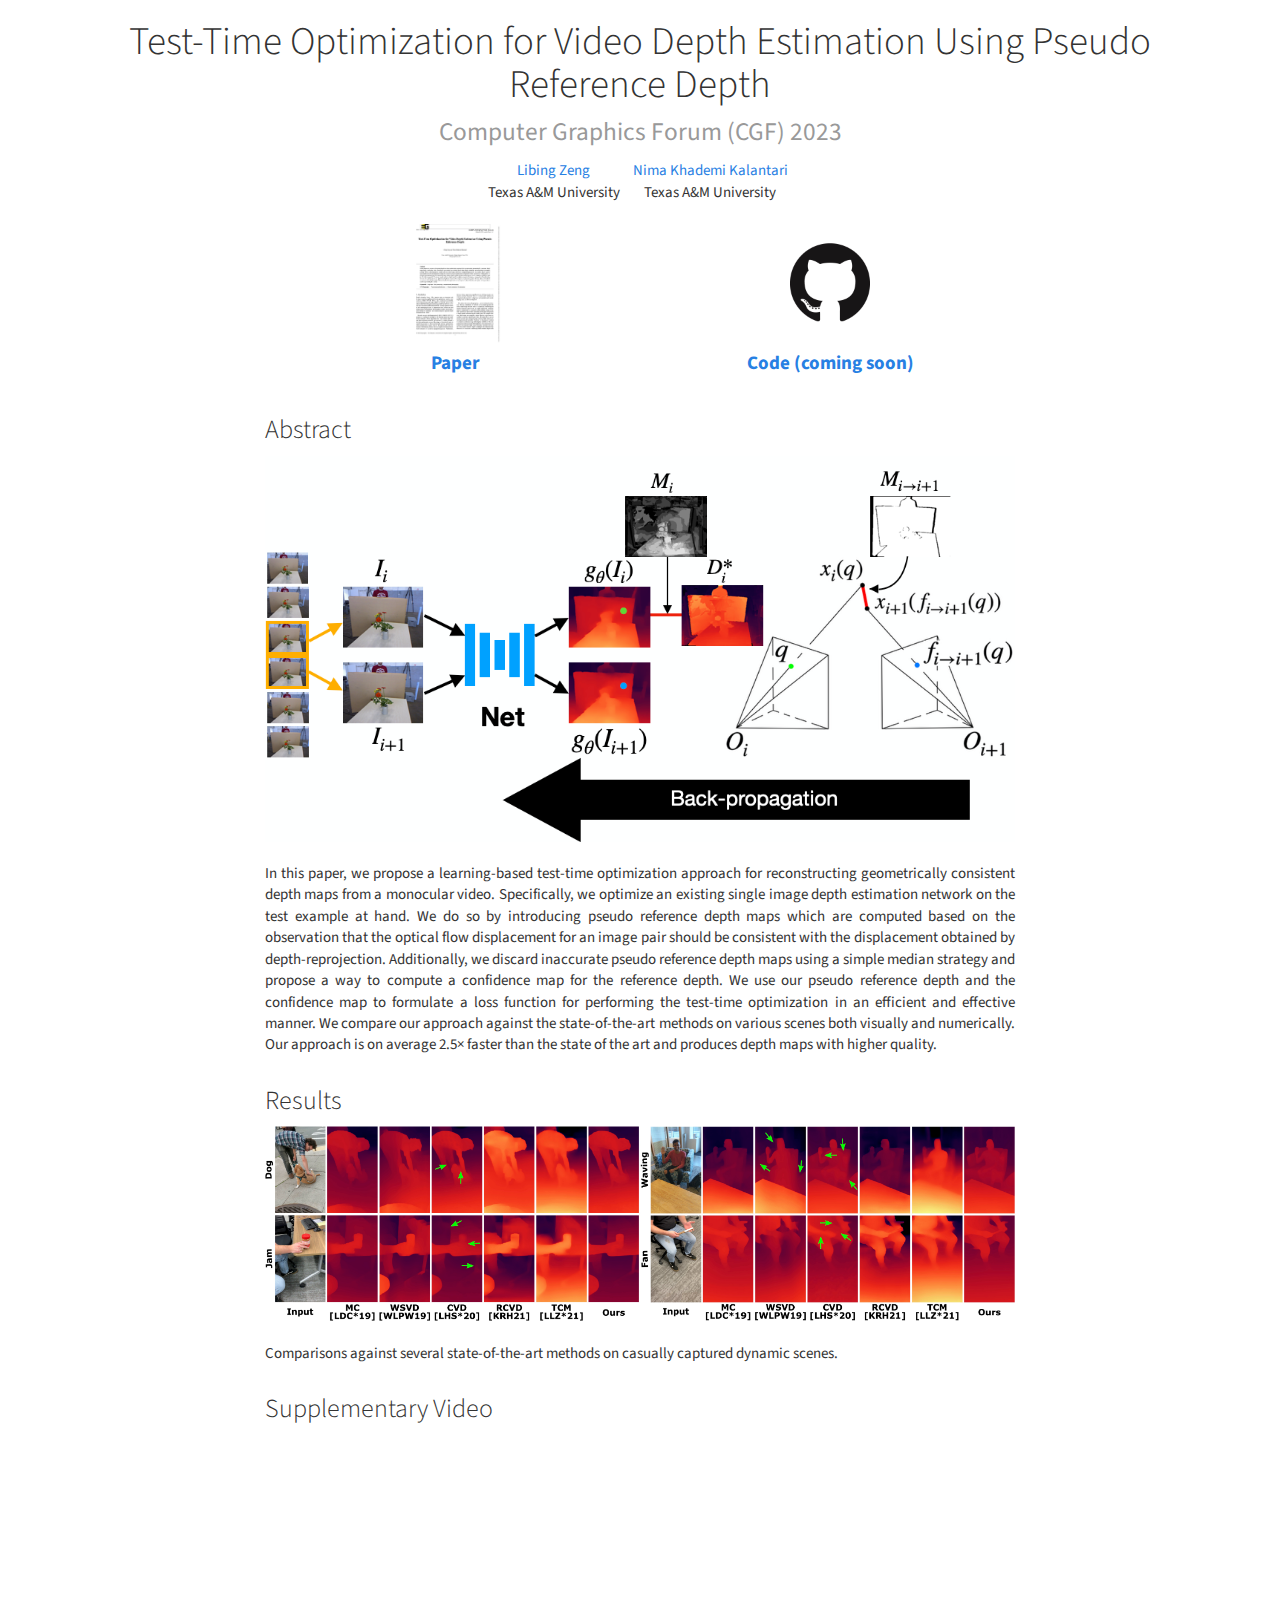
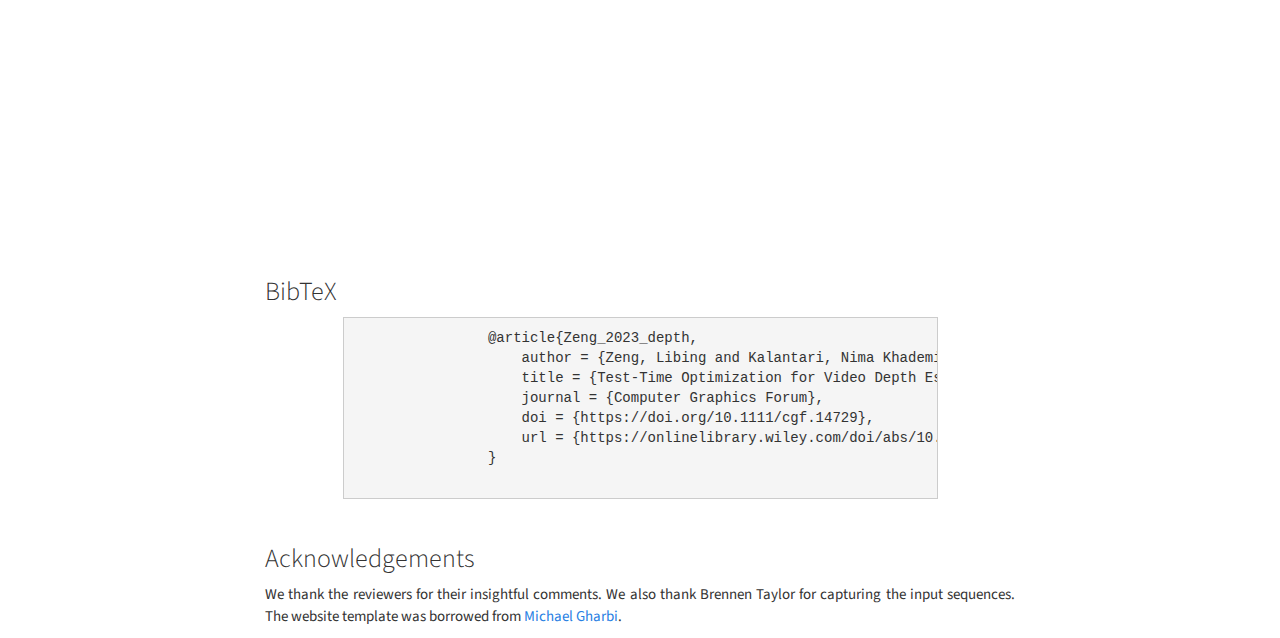
<file: projects/depth.html>
<!DOCTYPE html>
<!-- saved from url=(0074)https://people.engr.tamu.edu/nimak/Papers/SIGAsia2022_LookAhead/index.html -->
<html><head lang="en"><meta http-equiv="Content-Type" content="text/html; charset=UTF-8">
    
    <meta http-equiv="x-ua-compatible" content="ie=edge">

    <title>Test-Time Optimization for Video Depth Estimation Using Pseudo Reference Depth</title>

    <meta name="description" content="">
    <meta name="viewport" content="width=device-width, initial-scale=1">

    <!-- <base href="/"> -->

<!--     <link rel="apple-touch-icon" href="apple-touch-icon.png"> -->
  <!-- <link rel="icon" type="image/jpg" href="depth/depth_icon.jpg"> -->
  <link rel="shortcut icon" HREF="index/favicon.ico">
  <!-- Place favicon.ico in the root directory -->

    <link rel="stylesheet" href="./depth/bootstrap.min.css">
    <link rel="stylesheet" href="./depth/font-awesome.min.css">
    <link rel="stylesheet" href="./depth/codemirror.min.css">
    <link rel="stylesheet" href="./depth/app.css">

    <link rel="stylesheet" href="./depth/bootstrap.min(1).css">
    
    <!-- Global site tag (gtag.js) - Google Analytics -->
    <script type="text/javascript" async="" src="./depth/analytics.js"></script><script async="" src="./depth/js"></script>
    <script>
      window.dataLayer = window.dataLayer || [];
      function gtag(){dataLayer.push(arguments);}
      gtag('js', new Date());

      gtag('config', 'UA-110862391-3');
    </script>

    <script src="./depth/jquery.min.js"></script>
    <script src="./depth/bootstrap.min.js"></script>
    <script src="./depth/codemirror.min.js"></script>
    <script src="./depth/clipboard.min.js"></script>
    
    <script src="./depth/app.js"></script>
</head>

<body>
    <div class="container" id="main">
        <div class="row">
            <h1 class="col-md-12 text-center">
                Test-Time Optimization for Video Depth Estimation Using Pseudo Reference Depth<br>
                <small>
                    Computer Graphics Forum (CGF) 2023
                </small>
            </h1>
        </div>
        <div class="row">
            <div class="col-md-12 text-center">
                <ul class="list-inline">

                    <li>
                        <a href="https://libingzeng.github.io/">
                          Libing Zeng
                        </a>
                        <br>Texas A&amp;M University
                    </li>


                    <li>
                        <a href="http://faculty.cs.tamu.edu/nimak/">
                          Nima Khademi Kalantari
                        </a>
                        <br>Texas A&amp;M University
                    </li>
                    
                </ul>
            </div>
        </div>


        <div class="row">
                <div class="col-md-8 col-md-offset-2 text-center">
                    <ul class="nav nav-pills nav-justified">
                        <li>
                            <a href="./depth/depth_cgf.pdf">
                            <img src="./depth/paper_icon.JPG" height="120px"><br>
                                <h4><strong>Paper</strong></h4>
                            </a>
                        </li>
                        <li>
                            <a href="">
                            <img src="./depth/github_pad.png" height="120px"><br>
                                <h4><strong> Code (coming soon) <br></strong></h4>
                            </a>
                        </li>
                    </ul>
                </div>
        </div>


            
        <div class="row">
            <div class="col-md-8 col-md-offset-2">
                <h3>
                    Abstract
                </h3>
                <img src="./depth/overview.png" class="img-responsive" alt="overview"><br>
                <p class="text-justify">
                    In this paper, we propose a learning-based test-time optimization approach 
                    for reconstructing geometrically consistent depth maps from a monocular video. 
                    Specifically, we optimize an existing single image depth estimation network 
                    on the test example at hand. We do so by introducing pseudo reference depth 
                    maps which are computed based on the observation that the optical flow displacement 
                    for an image pair should be consistent with the displacement obtained by depth-reprojection. 
                    Additionally, we discard inaccurate pseudo reference depth maps using a simple median strategy 
                    and propose a way to compute a confidence map for the reference depth. 
                    We use our pseudo reference depth and the confidence map to formulate a loss function 
                    for performing the test-time optimization in an efficient and effective manner. 
                    We compare our approach against the state-of-the-art methods on various scenes both visually and numerically. 
                    Our approach is on average 2.5× faster than the state of the art and produces depth maps with higher quality.
                </p>
            </div>
        </div>



            
        <div class="row">
            <div class="col-md-8 col-md-offset-2">
                <h3>
                    Results
                </h3>
                <img src="./depth/results.jpg" class="img-responsive" alt="results"><br>
                <p class="text-justify">
                    Comparisons against several state-of-the-art methods on casually captured dynamic scenes.
                </p>
            </div>
        </div>




        <div class="row">
            <div class="col-md-8 col-md-offset-2">
                <h3>
                    Supplementary Video
                </h3>
                <div class="text-center">
                    <div style="position:relative;">
                        <iframe align="center" width="100%" height="422" src="https://www.youtube.com/embed/v8KaUKTOgm8" frameborder="0" allow="accelerometer; autoplay; clipboard-write; encrypted-media; gyroscope; picture-in-picture; web-share" allowfullscreen></iframe>                    </div>
                </div>
            </div>
        </div>



        <div class="row">
            <div class="col-md-8 col-md-offset-2">
                <h3>
                    BibTeX
                </h3>
                <div class="form-group col-md-10 col-md-offset-1">
                <pre>
                @article{Zeng_2023_depth,
                    author = {Zeng, Libing and Kalantari, Nima Khademi},
                    title = {Test-Time Optimization for Video Depth Estimation Using Pseudo Reference Depth},
                    journal = {Computer Graphics Forum},
                    doi = {https://doi.org/10.1111/cgf.14729},
                    url = {https://onlinelibrary.wiley.com/doi/abs/10.1111/cgf.14729},
                }
                </pre>
                </div>
            </div>
        </div>



        <div class="row">
            <div class="col-md-8 col-md-offset-2">
                <h3>
                    Acknowledgements
                </h3>
                <p class="text-justify">
                    We thank the reviewers for their insightful comments. 
                    We also thank Brennen Taylor for capturing the input sequences. 
                    The website template was borrowed from <a href="http://mgharbi.com/">Michael Gharbi</a>.
                </p>
            </div>
        </div>
    </div>

</body></html>
</file>
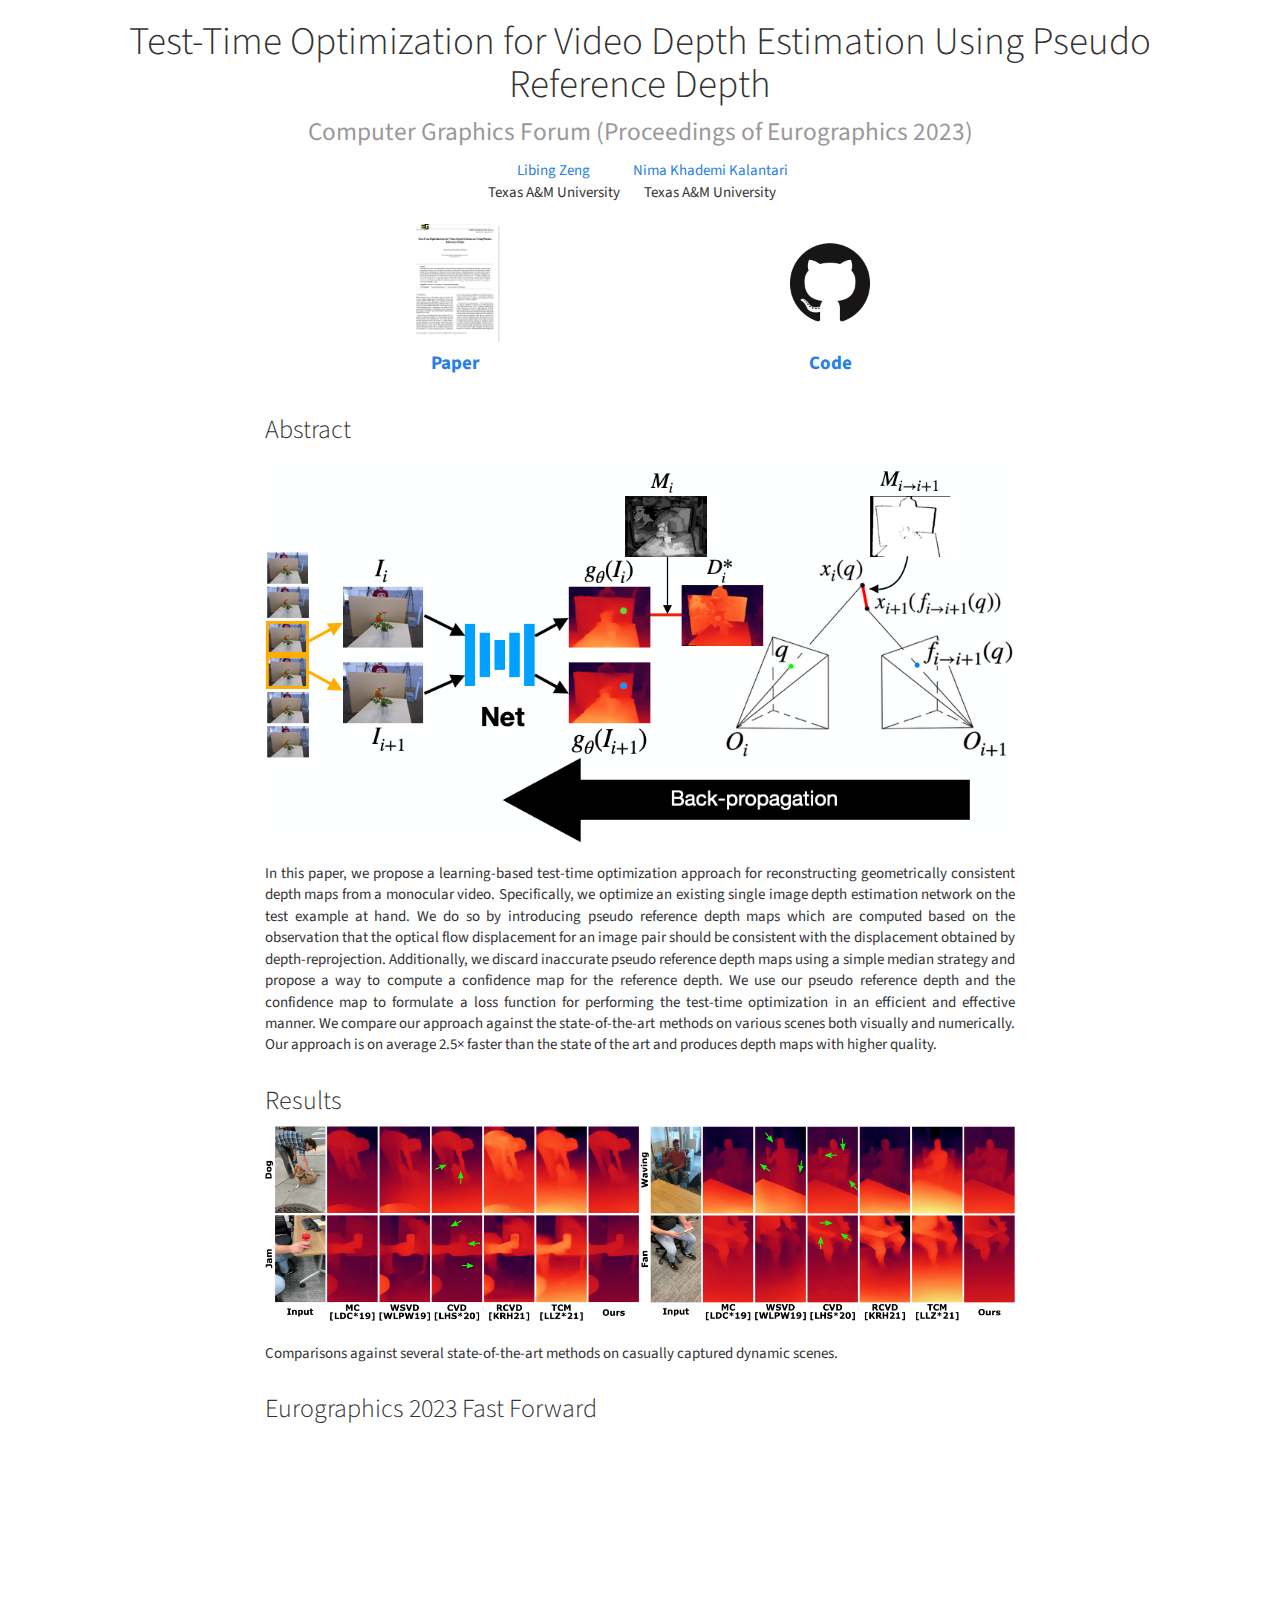
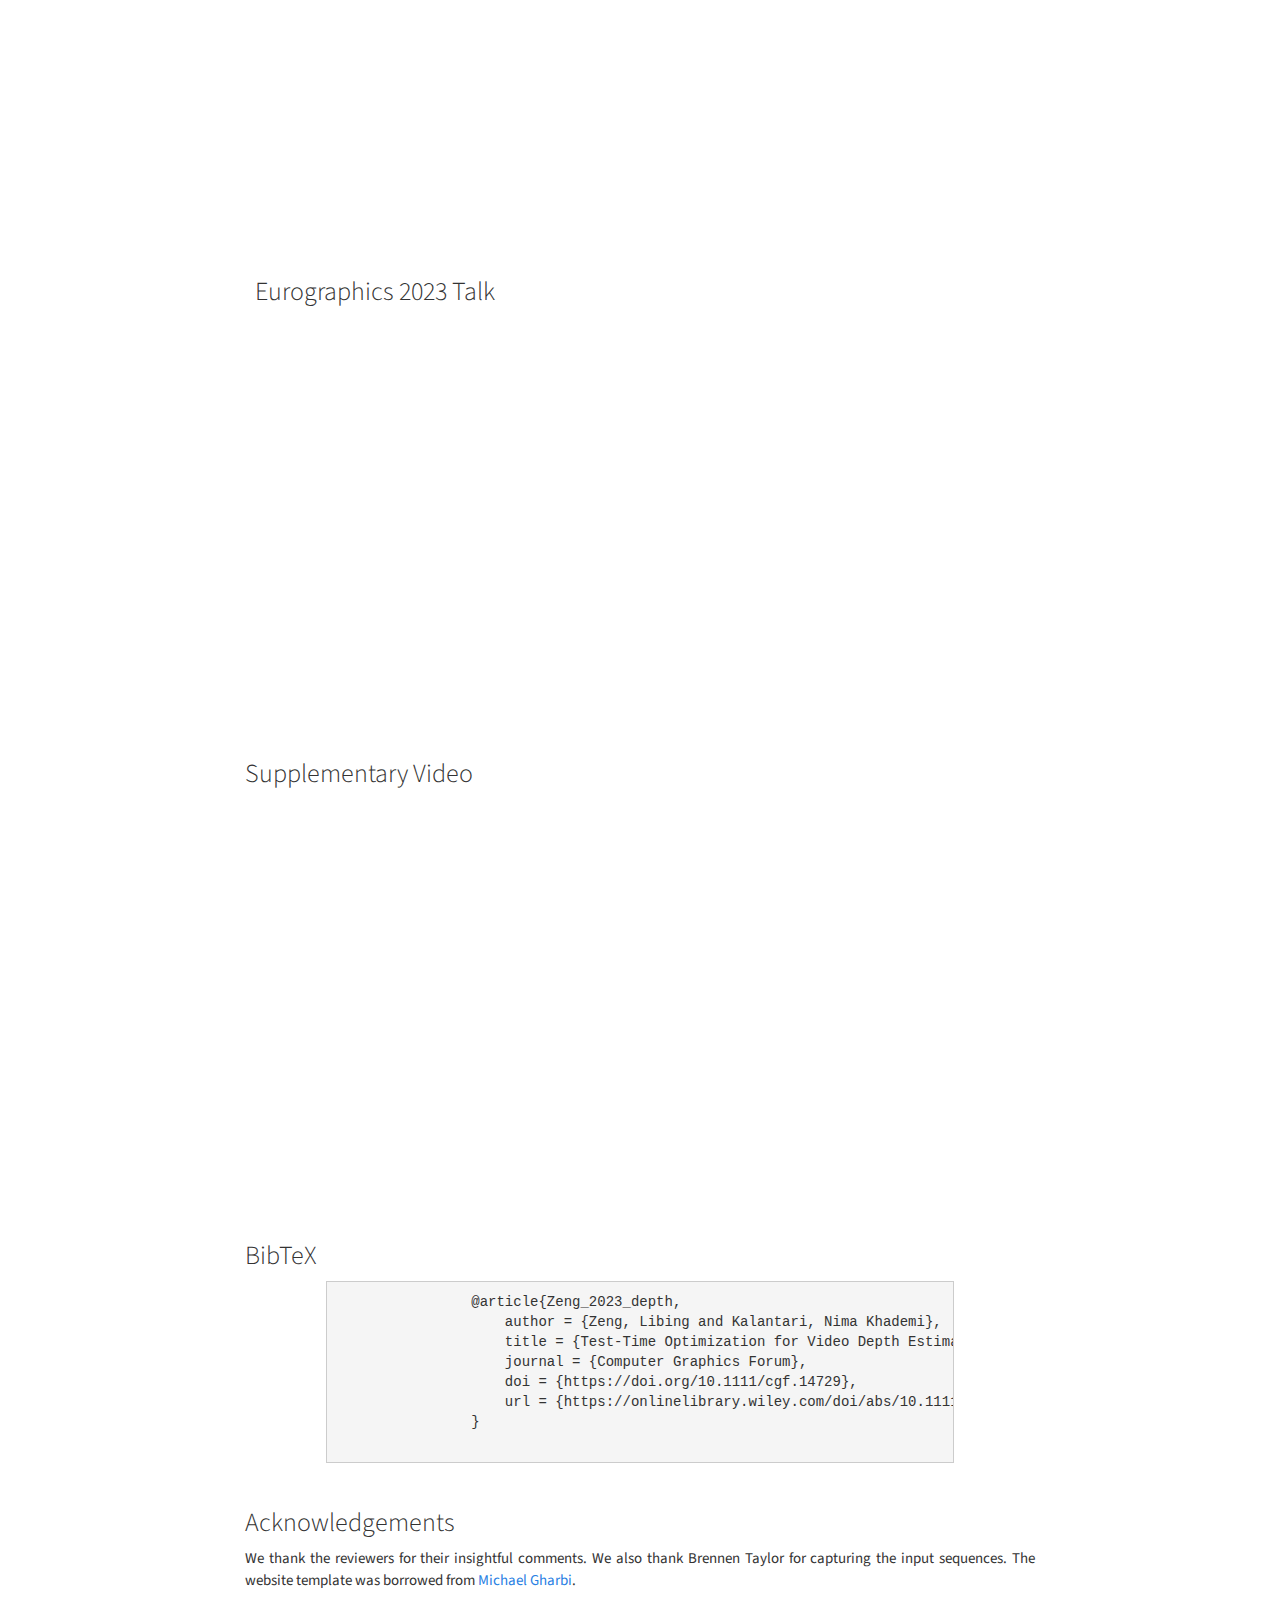
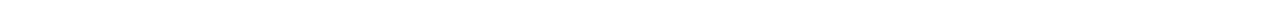
<file: projects/depth/depth.html>
<!DOCTYPE html>
<!-- saved from url=(0074)https://people.engr.tamu.edu/nimak/Papers/SIGAsia2022_LookAhead/index.html -->
<html><head lang="en"><meta http-equiv="Content-Type" content="text/html; charset=UTF-8">
    
    <meta http-equiv="x-ua-compatible" content="ie=edge">

    <title>Test-Time Optimization for Video Depth Estimation Using Pseudo Reference Depth</title>

    <meta name="description" content="">
    <meta name="viewport" content="width=device-width, initial-scale=1">

    <!-- <base href="/"> -->

<!--     <link rel="apple-touch-icon" href="apple-touch-icon.png"> -->
  <!-- <link rel="icon" type="image/jpg" href="depth/depth_icon.jpg"> -->
  <link rel="shortcut icon" HREF="depth/favicon.ico">
  <!-- Place favicon.ico in the root directory -->

    <link rel="stylesheet" href="./depth/bootstrap.min.css">
    <link rel="stylesheet" href="./depth/font-awesome.min.css">
    <link rel="stylesheet" href="./depth/codemirror.min.css">
    <link rel="stylesheet" href="./depth/app.css">

    <link rel="stylesheet" href="./depth/bootstrap.min(1).css">
    
    <!-- Global site tag (gtag.js) - Google Analytics -->
    <script type="text/javascript" async="" src="./depth/analytics.js"></script><script async="" src="./depth/js"></script>
    <script>
      window.dataLayer = window.dataLayer || [];
      function gtag(){dataLayer.push(arguments);}
      gtag('js', new Date());

      gtag('config', 'UA-110862391-3');
    </script>

    <script src="./depth/jquery.min.js"></script>
    <script src="./depth/bootstrap.min.js"></script>
    <script src="./depth/codemirror.min.js"></script>
    <script src="./depth/clipboard.min.js"></script>
    
    <script src="./depth/app.js"></script>
</head>

<body>
    <div class="container" id="main">
        <div class="row">
            <h1 class="col-md-12 text-center">
                Test-Time Optimization for Video Depth Estimation Using Pseudo Reference Depth<br>
                <small>
                    Computer Graphics Forum (Proceedings of Eurographics 2023)
                </small>
            </h1>
        </div>
        <div class="row">
            <div class="col-md-12 text-center">
                <ul class="list-inline">

                    <li>
                        <a href="https://libingzeng.github.io/">
                          Libing Zeng
                        </a>
                        <br>Texas A&amp;M University
                    </li>


                    <li>
                        <a href="http://faculty.cs.tamu.edu/nimak/">
                          Nima Khademi Kalantari
                        </a>
                        <br>Texas A&amp;M University
                    </li>
                    
                </ul>
            </div>
        </div>


        <div class="row">
                <div class="col-md-8 col-md-offset-2 text-center">
                    <ul class="nav nav-pills nav-justified">
                        <li>
                            <a href="./depth/depth_cgf.pdf">
                            <img src="./depth/paper_icon.JPG" height="120px"><br>
                                <h4><strong>Paper</strong></h4>
                            </a>
                        </li>
                        <li>
                            <a href="https://github.com/libingzeng/video_depth">
                            <img src="./depth/github_pad.png" height="120px"><br>
                                <h4><strong> Code <br></strong></h4>
                            </a>
                        </li>
                    </ul>
                </div>
        </div>


            
        <div class="row">
            <div class="col-md-8 col-md-offset-2">
                <h3>
                    Abstract
                </h3>
                <img src="./depth/overview.png" class="img-responsive" alt="overview"><br>
                <p class="text-justify">
                    In this paper, we propose a learning-based test-time optimization approach 
                    for reconstructing geometrically consistent depth maps from a monocular video. 
                    Specifically, we optimize an existing single image depth estimation network 
                    on the test example at hand. We do so by introducing pseudo reference depth 
                    maps which are computed based on the observation that the optical flow displacement 
                    for an image pair should be consistent with the displacement obtained by depth-reprojection. 
                    Additionally, we discard inaccurate pseudo reference depth maps using a simple median strategy 
                    and propose a way to compute a confidence map for the reference depth. 
                    We use our pseudo reference depth and the confidence map to formulate a loss function 
                    for performing the test-time optimization in an efficient and effective manner. 
                    We compare our approach against the state-of-the-art methods on various scenes both visually and numerically. 
                    Our approach is on average 2.5× faster than the state of the art and produces depth maps with higher quality.
                </p>
            </div>
        </div>



            
        <div class="row">
            <div class="col-md-8 col-md-offset-2">
                <h3>
                    Results
                </h3>
                <img src="./depth/results.jpg" class="img-responsive" alt="results"><br>
                <p class="text-justify">
                    Comparisons against several state-of-the-art methods on casually captured dynamic scenes.
                </p>
            </div>
        </div>


        <div class="row">
            <div class="col-md-8 col-md-offset-2">
                <h3>
                    Eurographics 2023 Fast Forward
                </h3>
                <div class="text-center">
                    <div style="position:relative;">
                        <iframe align="center" width="100%" height="422" src="https://www.youtube.com/embed/9A7l-Bs4lIw" title="YouTube video player" frameborder="0" allow="accelerometer; autoplay; clipboard-write; encrypted-media; gyroscope; picture-in-picture; web-share" allowfullscreen></iframe>                </div>
            </div>
        </div>


        <div class="row">
            <div class="col-md-8 col-md-offset-2">
                <h3>
                    Eurographics 2023 Talk
                </h3>
                <div class="text-center">
                    <div style="position:relative;">
                        <iframe align="center" width="100%" height="422" src="https://www.youtube.com/embed/sEe-VU8Irx4" title="YouTube video player" frameborder="0" allow="accelerometer; autoplay; clipboard-write; encrypted-media; gyroscope; picture-in-picture; web-share" allowfullscreen></iframe>                </div>
            </div>
        </div>


        <div class="row">
            <div class="col-md-8 col-md-offset-2">
                <h3>
                    Supplementary Video
                </h3>
                <div class="text-center">
                    <div style="position:relative;">
                        <iframe align="center" width="100%" height="422" src="https://www.youtube.com/embed/v8KaUKTOgm8" frameborder="0" allow="accelerometer; autoplay; clipboard-write; encrypted-media; gyroscope; picture-in-picture; web-share" allowfullscreen></iframe>                    </div>
                </div>
            </div>
        </div>



        <div class="row">
            <div class="col-md-8 col-md-offset-2">
                <h3>
                    BibTeX
                </h3>
                <div class="form-group col-md-10 col-md-offset-1">
                <pre>
                @article{Zeng_2023_depth,
                    author = {Zeng, Libing and Kalantari, Nima Khademi},
                    title = {Test-Time Optimization for Video Depth Estimation Using Pseudo Reference Depth},
                    journal = {Computer Graphics Forum},
                    doi = {https://doi.org/10.1111/cgf.14729},
                    url = {https://onlinelibrary.wiley.com/doi/abs/10.1111/cgf.14729},
                }
                </pre>
                </div>
            </div>
        </div>


        <div class="row">
            <div class="col-md-8 col-md-offset-2">
                <h3>
                    Acknowledgements
                </h3>
                <p class="text-justify">
                    We thank the reviewers for their insightful comments. 
                    We also thank Brennen Taylor for capturing the input sequences. 
                    The website template was borrowed from <a href="http://mgharbi.com/">Michael Gharbi</a>.
                </p>
            </div>
        </div>
    </div>

</body></html>
</file>
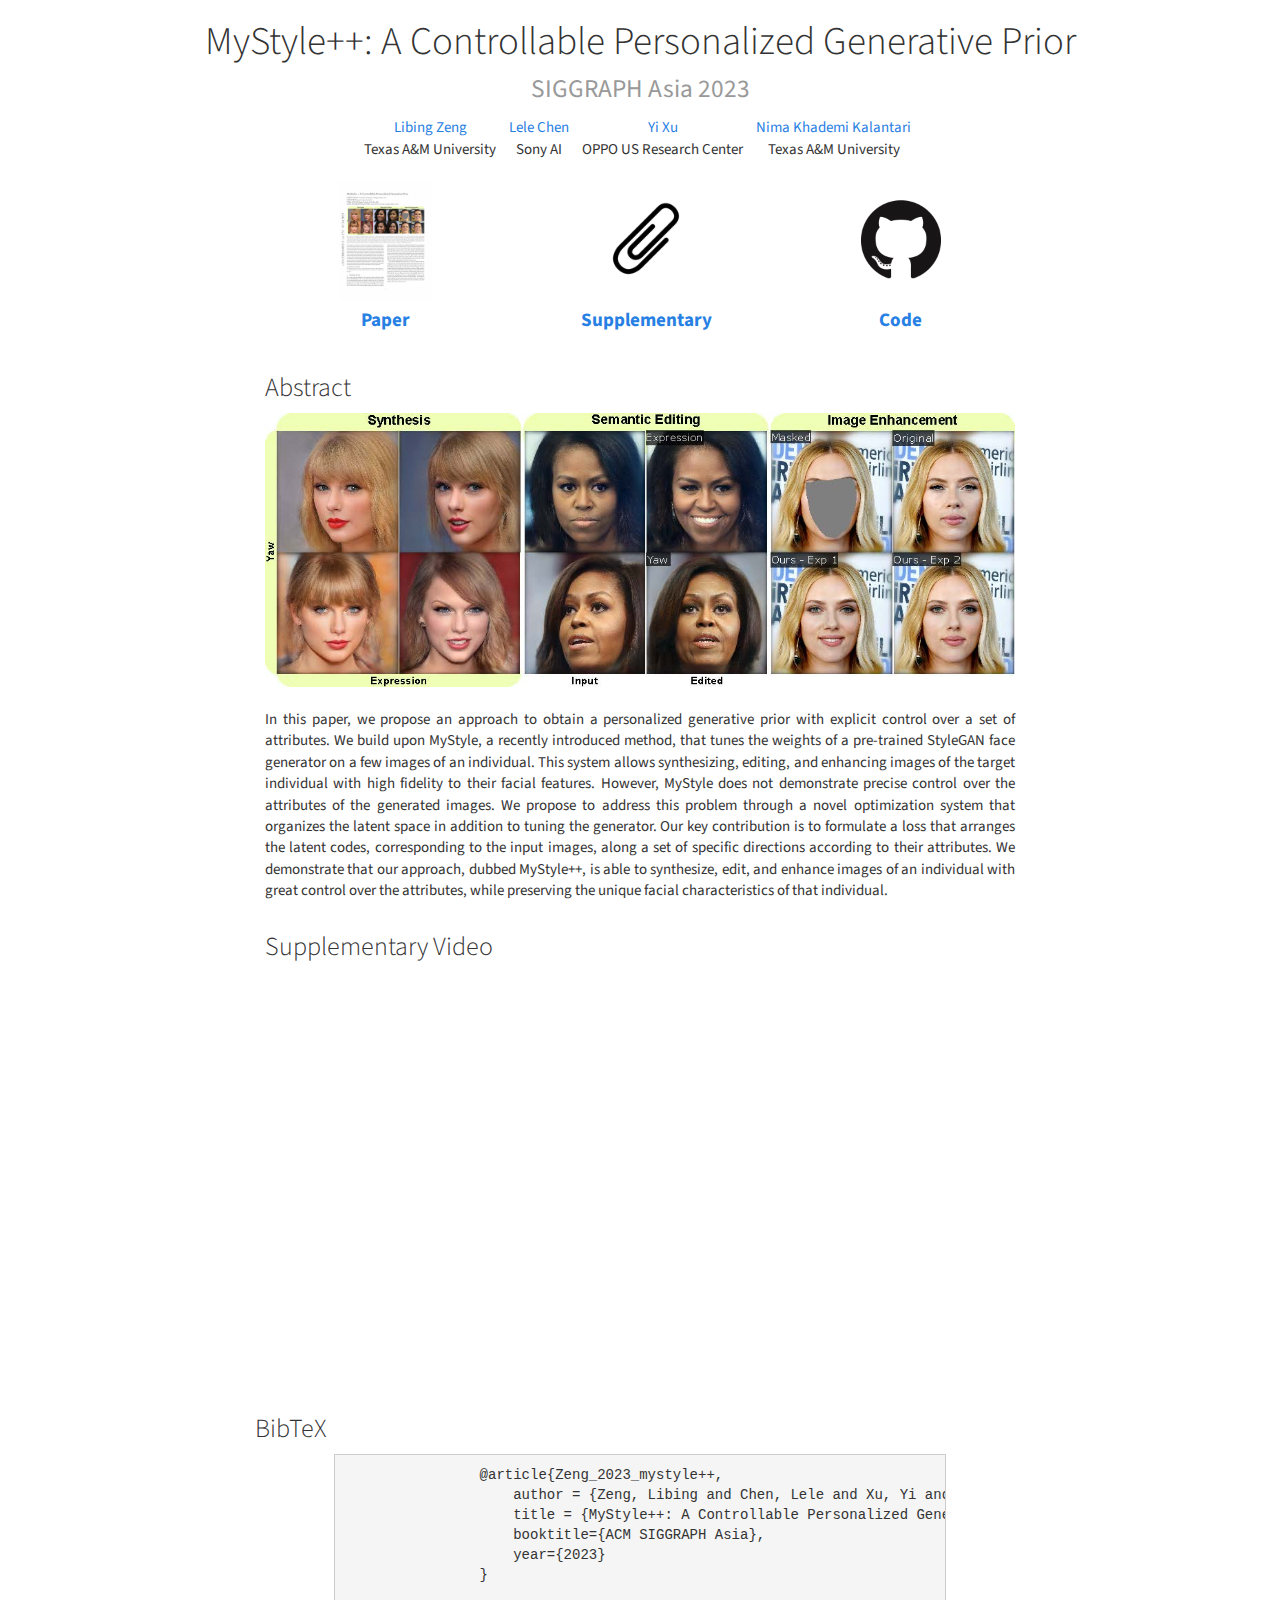
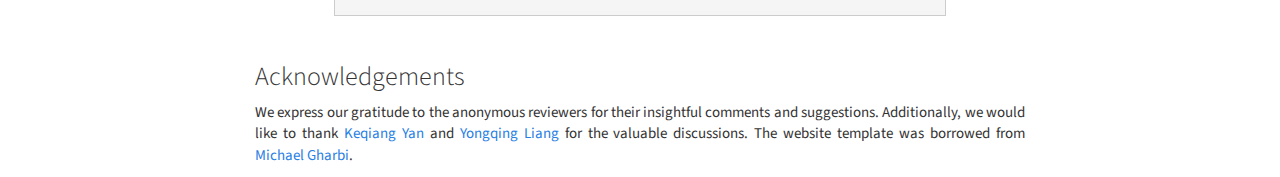
<file: projects/mystyle++/mystyle++.html>
<!DOCTYPE html>
<!-- saved from url=(0074)https://people.engr.tamu.edu/nimak/Papers/SIGAsia2022_LookAhead/index.html -->
<html><head lang="en"><meta http-equiv="Content-Type" content="text/html; charset=UTF-8">
    
    <meta http-equiv="x-ua-compatible" content="ie=edge">

    <title>MyStyle++: A Controllable Personalized Generative Prior</title>

    <meta name="description" content="">
    <meta name="viewport" content="width=device-width, initial-scale=1">

    <!-- <base href="/"> -->

<!--     <link rel="apple-touch-icon" href="apple-touch-icon.png"> -->
  <!-- <link rel="icon" type="image/jpg" href="depth/depth_icon.jpg"> -->
  <link rel="shortcut icon" HREF="mystyle++/favicon.ico">
  <!-- Place favicon.ico in the root directory -->

    <link rel="stylesheet" href="./mystyle++/bootstrap.min.css">
    <link rel="stylesheet" href="./mystyle++/font-awesome.min.css">
    <link rel="stylesheet" href="./mystyle++/codemirror.min.css">
    <link rel="stylesheet" href="./mystyle++/app.css">

    <link rel="stylesheet" href="./mystyle++/bootstrap.min(1).css">
    
    <!-- Global site tag (gtag.js) - Google Analytics -->
    <script type="text/javascript" async="" src="./mystyle++/analytics.js"></script><script async="" src="./mystyle++/js"></script>
    <script>
      window.dataLayer = window.dataLayer || [];
      function gtag(){dataLayer.push(arguments);}
      gtag('js', new Date());

      gtag('config', 'UA-110862391-3');
    </script>

    <script src="./mystyle++/jquery.min.js"></script>
    <script src="./mystyle++/bootstrap.min.js"></script>
    <script src="./mystyle++/codemirror.min.js"></script>
    <script src="./mystyle++/clipboard.min.js"></script>
    
    <script src="./mystyle++/app.js"></script>
</head>

<body>
    <div class="container" id="main">
        <div class="row">
            <h1 class="col-md-12 text-center">
                MyStyle++: A Controllable Personalized Generative Prior<br>
                <small>
                    SIGGRAPH Asia 2023
                </small>
            </h1>
        </div>
        <div class="row">
            <div class="col-md-12 text-center">
                <ul class="list-inline">

                    <li>
                        <a href="https://libingzeng.github.io/">
                          Libing Zeng
                        </a>
                        <br>Texas A&amp;M University
                    </li>

                    <li>
                        <a href="https://lelechen63.github.io/">
                          Lele Chen
                        </a>
                        <br>Sony AI
                    </li>

                    <li>
                        <a href="https://www.linkedin.com/in/yi-xu-42654823/">
                          Yi Xu
                        </a>
                        <br>OPPO US Research Center
                    </li>

                    <li>
                        <a href="http://faculty.cs.tamu.edu/nimak/">
                          Nima Khademi Kalantari
                        </a>
                        <br>Texas A&amp;M University
                    </li>
                    
                </ul>
            </div>
        </div>


        <div class="row">
                <div class="col-md-8 col-md-offset-2 text-center">
                    <ul class="nav nav-pills nav-justified">
                        <li>
                            <a href="./mystyle++/siggraph_asia_2023_image_generation_final.pdf">
                            <img src="./mystyle++/paper_icon.jpg" height="120px"><br>
                                <h4><strong>Paper</strong></h4>
                            </a>
                        </li>
                        <li>
                            <a href="./mystyle++/siggraph_asia_2023_image_generation_supp_final.pdf">
                            <img src="./mystyle++/paperclip.png" height="120px"><br>
                                <h4><strong>Supplementary</strong></h4>
                            </a>
                        </li>
                        <li>
                            <a href="https://github.com/libingzeng/mystyle_pp">
                            <img src="./mystyle++/github_pad.png" height="120px"><br>
                                <h4><strong> Code <br></strong></h4>
                            </a>
                        </li>
                    </ul>
                </div>
        </div>


            
        <div class="row">
            <div class="col-md-8 col-md-offset-2">
                <h3>
                    Abstract
                </h3>
                <img src="./mystyle++/teaser2.jpg" class="img-responsive" alt="overview"><br>
                <p class="text-justify">
                    In this paper, we propose an approach to obtain a personalized generative prior with explicit control over a set of attributes. 
                    We build upon MyStyle, a recently introduced method, that tunes the weights of a pre-trained StyleGAN face generator on a few images of an individual. 
                    This system allows synthesizing, editing, and enhancing images of the target individual with high fidelity to their facial features. 
                    However, MyStyle does not demonstrate precise control over the attributes of the generated images. 
                    We propose to address this problem through a novel optimization system that organizes the latent space in addition to tuning the generator. 
                    Our key contribution is to formulate a loss that arranges the latent codes, corresponding to the input images, along a set of specific directions according to their attributes. 
                    We demonstrate that our approach, dubbed MyStyle++, is able to synthesize, edit, and enhance images of an individual with great control over the attributes, while preserving the unique facial characteristics of that individual.            
            </div>
        </div>


        <div class="row">
            <div class="col-md-8 col-md-offset-2">
                <h3>
                    Supplementary Video
                </h3>
                <div class="text-center">
                    <div style="position:relative;">
                        <iframe align="center" width="100%" height="422"  src="https://www.youtube.com/embed/ZTHSluz96G4?si=gge_u5cfMffbdAiN" title="YouTube video player" frameborder="0" allow="accelerometer; autoplay; clipboard-write; encrypted-media; gyroscope; picture-in-picture; web-share" allowfullscreen></iframe>
                    </div>
            </div>
        </div>



        <div class="row">
            <div class="col-md-8 col-md-offset-2">
                <h3>
                    BibTeX
                </h3>
                <div class="form-group col-md-10 col-md-offset-1">
                <pre>
                @article{Zeng_2023_mystyle++,
                    author = {Zeng, Libing and Chen, Lele and Xu, Yi and Kalantari, Nima Khademi},
                    title = {MyStyle++: A Controllable Personalized Generative Prior},
                    booktitle={ACM SIGGRAPH Asia},
                    year={2023}
                }
                </pre>
                </div>
            </div>
        </div>



        <div class="row">
            <div class="col-md-8 col-md-offset-2">
                <h3>
                    Acknowledgements
                </h3>
                <p class="text-justify">
                    We express our gratitude to the anonymous reviewers for their insightful comments and suggestions. 
                    Additionally, we would like to thank <a href="https://ykq98.github.io/">Keqiang Yan</a> and <a href="https://lyq.me/scholar">Yongqing Liang</a> for the valuable discussions.
                    The website template was borrowed from <a href="http://mgharbi.com/">Michael Gharbi</a>.
                </p>
            </div>
        </div>
    </div>

</body></html>
</file>
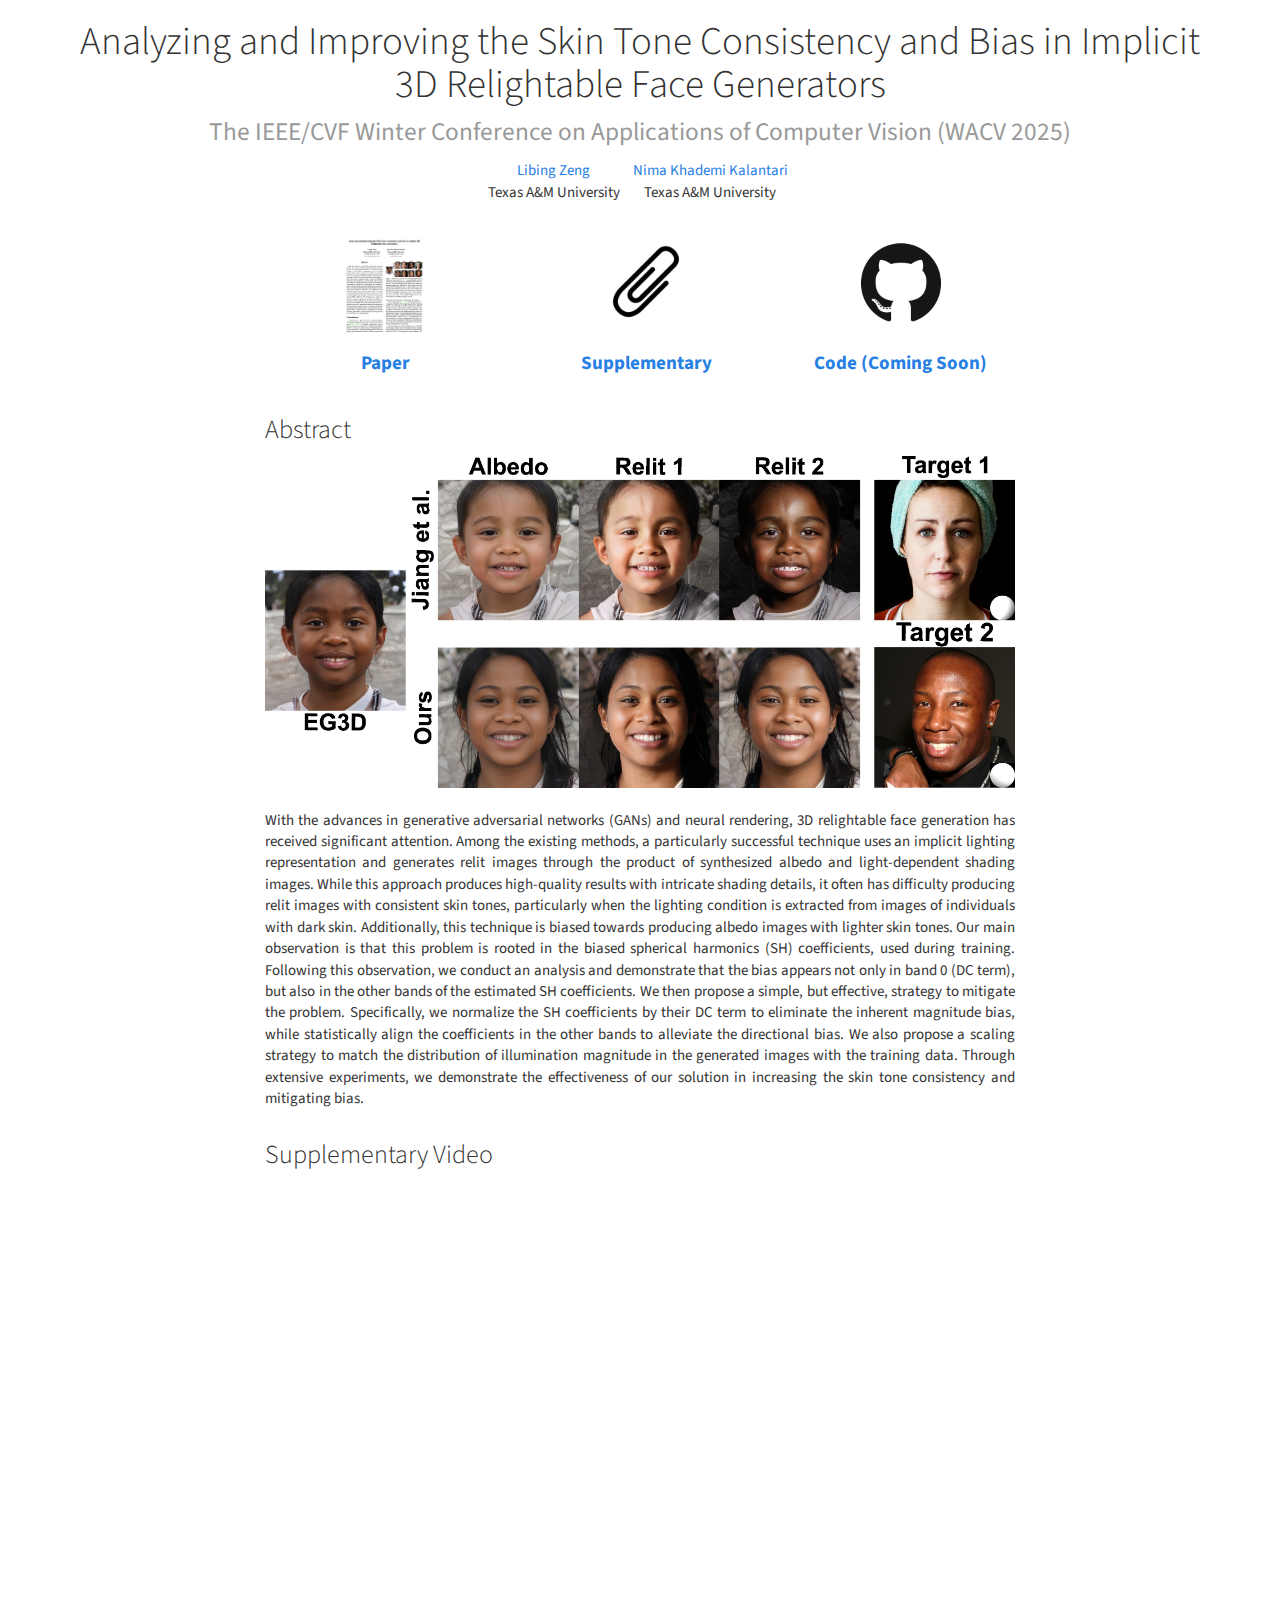
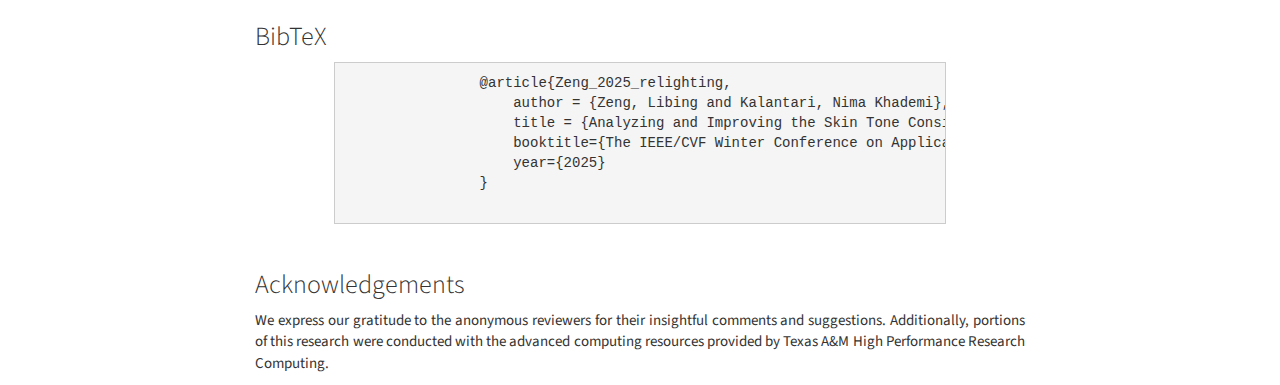
<file: projects/relighting/relighting.html>
<!DOCTYPE html>
<!-- saved from url=(0074)https://people.engr.tamu.edu/nimak/Papers/SIGAsia2022_LookAhead/index.html -->
<html><head lang="en"><meta http-equiv="Content-Type" content="text/html; charset=UTF-8">
    
    <meta http-equiv="x-ua-compatible" content="ie=edge">

    <title>Analyzing and Improving the Skin Tone Consistency and Bias in Implicit 3D Relightable Face Generators</title>

    <meta name="description" content="">
    <meta name="viewport" content="width=device-width, initial-scale=1">

    <!-- <base href="/"> -->

<!--     <link rel="apple-touch-icon" href="apple-touch-icon.png"> -->
  <!-- <link rel="icon" type="image/jpg" href="depth/depth_icon.jpg"> -->
  <link rel="shortcut icon" HREF="relighting/favicon.ico">
  <!-- Place favicon.ico in the root directory -->

    <link rel="stylesheet" href="./relighting/bootstrap.min.css">
    <link rel="stylesheet" href="./relighting/font-awesome.min.css">
    <link rel="stylesheet" href="./relighting/codemirror.min.css">
    <link rel="stylesheet" href="./relighting/app.css">

    <link rel="stylesheet" href="./relighting/bootstrap.min(1).css">
    
    <!-- Global site tag (gtag.js) - Google Analytics -->
    <script type="text/javascript" async="" src="./relighting/analytics.js"></script><script async="" src="./relighting/js"></script>
    <script>
      window.dataLayer = window.dataLayer || [];
      function gtag(){dataLayer.push(arguments);}
      gtag('js', new Date());

      gtag('config', 'UA-110862391-3');
    </script>

    <script src="./relighting/jquery.min.js"></script>
    <script src="./relighting/bootstrap.min.js"></script>
    <script src="./relighting/codemirror.min.js"></script>
    <script src="./relighting/clipboard.min.js"></script>
    
    <script src="./relighting/app.js"></script>
</head>

<body>
    <div class="container" id="main">
        <div class="row">
            <h1 class="col-md-12 text-center">
                Analyzing and Improving the Skin Tone Consistency and Bias in Implicit 3D Relightable Face Generators<br>
                <small>
                    The IEEE/CVF Winter Conference on Applications of Computer Vision (WACV 2025)
                </small>
            </h1>
        </div>
        <div class="row">
            <div class="col-md-12 text-center">
                <ul class="list-inline">

                    <li>
                        <a href="https://libingzeng.github.io/">
                          Libing Zeng
                        </a>
                        <br>Texas A&amp;M University
                    </li>

                    <li>
                        <a href="http://faculty.cs.tamu.edu/nimak/">
                          Nima Khademi Kalantari
                        </a>
                        <br>Texas A&amp;M University
                    </li>
                    
                </ul>
            </div>
        </div>


        <div class="row">
                <div class="col-md-8 col-md-offset-2 text-center">
                    <ul class="nav nav-pills nav-justified">
                        <li>
                            <a href="./relighting/WACV_2025_Face_Relighting_Revision_camera_ready.pdf">
                            <!-- <a href="https://arxiv.org/pdf/2306.04865.pdf"> -->
                            <img src="./relighting/paper_icon.png" height="120px"><br>
                                <h4><strong>Paper</strong></h4>
                            </a>
                        </li>
                        <li>
                            <a href="./relighting/WACV_2025_Face_Relighting_Revision_camera_ready_supp.pdf">
                            <img src="./relighting/paperclip.png" height="120px"><br>
                                <h4><strong>Supplementary</strong></h4>
                            </a>
                        </li>
                        <li>
                            <a href="">
                            <img src="./relighting/github_pad.png" height="120px"><br>
                                <h4><strong> Code (Coming Soon)<br></strong></h4>
                            </a>
                        </li>
                    </ul>
                </div>
        </div>


            
        <div class="row">
            <div class="col-md-8 col-md-offset-2">
                <h3>
                    Abstract
                </h3>
                <img src="./relighting/teaser_v9.jpg" class="img-responsive" alt="overview"><br>
                <p class="text-justify">
                    With the advances in generative adversarial networks (GANs) and neural rendering, 3D relightable face generation has received significant attention. 
                    Among the existing methods, a particularly successful technique uses an implicit lighting representation and generates relit images through the product of synthesized albedo and light-dependent shading images. 
                    While this approach produces high-quality results with intricate shading details, it often has difficulty producing relit images with consistent skin tones, particularly when the lighting condition is extracted from images of individuals with dark skin. 
                    Additionally, this technique is biased towards producing albedo images with lighter skin tones. Our main observation is that this problem is rooted in the biased spherical harmonics (SH) coefficients, used during training. 
                    Following this observation, we conduct an analysis and demonstrate that the bias appears not only in band 0 (DC term), but also in the other bands of the estimated SH coefficients. We then propose a simple, but effective, strategy to mitigate the problem. 
                    Specifically, we normalize the SH coefficients by their DC term to eliminate the inherent magnitude bias, while statistically align the coefficients in the other bands to alleviate the directional bias. We also propose a scaling strategy to match the distribution of illumination magnitude in the generated images with the training data.
                    Through extensive experiments, we demonstrate the effectiveness of our solution in increasing the skin tone consistency and mitigating bias.
                </div>
        </div>


        <div class="row">
            <div class="col-md-8 col-md-offset-2">
                <h3>
                    Supplementary Video
                </h3>
                <div class="text-center">
                    <div style="position:relative;">
                        <iframe align="center" width="100%" height="422"  src="https://www.youtube.com/embed/gs3pP7v5afE?si=7V_zADNXy-CjTRvA" title="YouTube video player" frameborder="0" allow="accelerometer; autoplay; clipboard-write; encrypted-media; gyroscope; picture-in-picture; web-share" referrerpolicy="strict-origin-when-cross-origin" allowfullscreen></iframe>                    </div>
            </div>
        </div>



        <div class="row">
            <div class="col-md-8 col-md-offset-2">
                <h3>
                    BibTeX
                </h3>
                <div class="form-group col-md-10 col-md-offset-1">
                <pre>
                @article{Zeng_2025_relighting,
                    author = {Zeng, Libing and Kalantari, Nima Khademi},
                    title = {Analyzing and Improving the Skin Tone Consistency and Bias in Implicit 3D Relightable Face Generators},
                    booktitle={The IEEE/CVF Winter Conference on Applications of Computer Vision},
                    year={2025}
                }
                </pre>
                </div>
            </div>
        </div>



        <div class="row">
            <div class="col-md-8 col-md-offset-2">
                <h3>
                    Acknowledgements
                </h3>
                <p class="text-justify">
                    We express our gratitude to the anonymous reviewers for their insightful comments and suggestions. 
                    Additionally, portions of this research were conducted with the advanced computing resources provided by Texas A&M High Performance Research Computing.
                </p>
            </div>
        </div>
    </div>

</body></html>
</file>
<file: projects/depth/app.css>
.CodeMirror {
    font-size: .8em;
    height: auto;
}

.CodeMirror-scroll {
    overflow-y: hidden;
    overflow-x: auto;
}

#header_img {
    margin-top: 2em;
    margin-bottom: 1em;
}
</file>
<file: projects/depth/depth/app.css>
.CodeMirror {
    font-size: .8em;
    height: auto;
}

.CodeMirror-scroll {
    overflow-y: hidden;
    overflow-x: auto;
}

#header_img {
    margin-top: 2em;
    margin-bottom: 1em;
}
</file>
<file: projects/mystyle++/mystyle++/app.css>
.CodeMirror {
    font-size: .8em;
    height: auto;
}

.CodeMirror-scroll {
    overflow-y: hidden;
    overflow-x: auto;
}

#header_img {
    margin-top: 2em;
    margin-bottom: 1em;
}
</file>
<file: projects/relighting/relighting/app.css>
.CodeMirror {
    font-size: .8em;
    height: auto;
}

.CodeMirror-scroll {
    overflow-y: hidden;
    overflow-x: auto;
}

#header_img {
    margin-top: 2em;
    margin-bottom: 1em;
}
</file>
<file: projects/depth/codemirror.min.css>
.CodeMirror{font-family:monospace;height:300px;color:black}.CodeMirror-lines{padding:4px 0}.CodeMirror pre{padding:0 4px}.CodeMirror-scrollbar-filler,.CodeMirror-gutter-filler{background-color:white}.CodeMirror-gutters{border-right:1px solid #ddd;background-color:#f7f7f7;white-space:nowrap}.CodeMirror-linenumber{padding:0 3px 0 5px;min-width:20px;text-align:right;color:#999;white-space:nowrap}.CodeMirror-guttermarker{color:black}.CodeMirror-guttermarker-subtle{color:#999}.CodeMirror-cursor{border-left:1px solid black;border-right:0;width:0}.CodeMirror div.CodeMirror-secondarycursor{border-left:1px solid silver}.cm-fat-cursor .CodeMirror-cursor{width:auto;border:0;background:#7e7}.cm-fat-cursor div.CodeMirror-cursors{z-index:1}.cm-animate-fat-cursor{width:auto;border:0;-webkit-animation:blink 1.06s steps(1) infinite;-moz-animation:blink 1.06s steps(1) infinite;animation:blink 1.06s steps(1) infinite;background-color:#7e7}@-moz-keyframes blink{50%{background-color:transparent}}@-webkit-keyframes blink{50%{background-color:transparent}}@keyframes blink{50%{background-color:transparent}}.cm-tab{display:inline-block;text-decoration:inherit}.CodeMirror-ruler{border-left:1px solid #ccc;position:absolute}.cm-s-default .cm-header{color:blue}.cm-s-default .cm-quote{color:#090}.cm-negative{color:#d44}.cm-positive{color:#292}.cm-header,.cm-strong{font-weight:bold}.cm-em{font-style:italic}.cm-link{text-decoration:underline}.cm-strikethrough{text-decoration:line-through}.cm-s-default .cm-keyword{color:#708}.cm-s-default .cm-atom{color:#219}.cm-s-default .cm-number{color:#164}.cm-s-default .cm-def{color:#00f}.cm-s-default .cm-variable-2{color:#05a}.cm-s-default .cm-variable-3{color:#085}.cm-s-default .cm-comment{color:#a50}.cm-s-default .cm-string{color:#a11}.cm-s-default .cm-string-2{color:#f50}.cm-s-default .cm-meta{color:#555}.cm-s-default .cm-qualifier{color:#555}.cm-s-default .cm-builtin{color:#30a}.cm-s-default .cm-bracket{color:#997}.cm-s-default .cm-tag{color:#170}.cm-s-default .cm-attribute{color:#00c}.cm-s-default .cm-hr{color:#999}.cm-s-default .cm-link{color:#00c}.cm-s-default .cm-error{color:red}.cm-invalidchar{color:red}.CodeMirror-composing{border-bottom:2px solid}div.CodeMirror span.CodeMirror-matchingbracket{color:#0f0}div.CodeMirror span.CodeMirror-nonmatchingbracket{color:#f22}.CodeMirror-matchingtag{background:rgba(255,150,0,.3)}.CodeMirror-activeline-background{background:#e8f2ff}.CodeMirror{position:relative;overflow:hidden;background:white}.CodeMirror-scroll{overflow:scroll !important;margin-bottom:-30px;margin-right:-30px;padding-bottom:30px;height:100%;outline:0;position:relative}.CodeMirror-sizer{position:relative;border-right:30px solid transparent}.CodeMirror-vscrollbar,.CodeMirror-hscrollbar,.CodeMirror-scrollbar-filler,.CodeMirror-gutter-filler{position:absolute;z-index:6;display:none}.CodeMirror-vscrollbar{right:0;top:0;overflow-x:hidden;overflow-y:scroll}.CodeMirror-hscrollbar{bottom:0;left:0;overflow-y:hidden;overflow-x:scroll}.CodeMirror-scrollbar-filler{right:0;bottom:0}.CodeMirror-gutter-filler{left:0;bottom:0}.CodeMirror-gutters{position:absolute;left:0;top:0;z-index:3}.CodeMirror-gutter{white-space:normal;height:100%;display:inline-block;margin-bottom:-30px;*zoom:1;*display:inline}.CodeMirror-gutter-wrapper{position:absolute;z-index:4;background:none !important;border:none !important}.CodeMirror-gutter-background{position:absolute;top:0;bottom:0;z-index:4}.CodeMirror-gutter-elt{position:absolute;cursor:default;z-index:4}.CodeMirror-gutter-wrapper{-webkit-user-select:none;-moz-user-select:none;user-select:none}.CodeMirror-lines{cursor:text;min-height:1px}.CodeMirror pre{-moz-border-radius:0;-webkit-border-radius:0;border-radius:0;border-width:0;background:transparent;font-family:inherit;font-size:inherit;margin:0;white-space:pre;word-wrap:normal;line-height:inherit;color:inherit;z-index:2;position:relative;overflow:visible;-webkit-tap-highlight-color:transparent}.CodeMirror-wrap pre{word-wrap:break-word;white-space:pre-wrap;word-break:normal}.CodeMirror-linebackground{position:absolute;left:0;right:0;top:0;bottom:0;z-index:0}.CodeMirror-linewidget{position:relative;z-index:2;overflow:auto}.CodeMirror-code{outline:0}.CodeMirror-scroll,.CodeMirror-sizer,.CodeMirror-gutter,.CodeMirror-gutters,.CodeMirror-linenumber{-moz-box-sizing:content-box;box-sizing:content-box}.CodeMirror-measure{position:absolute;width:100%;height:0;overflow:hidden;visibility:hidden}.CodeMirror-cursor{position:absolute}.CodeMirror-measure pre{position:static}div.CodeMirror-cursors{visibility:hidden;position:relative;z-index:3}div.CodeMirror-dragcursors{visibility:visible}.CodeMirror-focused div.CodeMirror-cursors{visibility:visible}.CodeMirror-selected{background:#d9d9d9}.CodeMirror-focused .CodeMirror-selected{background:#d7d4f0}.CodeMirror-crosshair{cursor:crosshair}.CodeMirror-line::selection,.CodeMirror-line>span::selection,.CodeMirror-line>span>span::selection{background:#d7d4f0}.CodeMirror-line::-moz-selection,.CodeMirror-line>span::-moz-selection,.CodeMirror-line>span>span::-moz-selection{background:#d7d4f0}.cm-searching{background:#ffa;background:rgba(255,255,0,.4)}.CodeMirror span{*vertical-align:text-bottom}.cm-force-border{padding-right:.1px}@media print{.CodeMirror div.CodeMirror-cursors{visibility:hidden}}.cm-tab-wrap-hack:after{content:''}span.CodeMirror-selectedtext{background:0}
</file>
<file: projects/depth/depth/codemirror.min.css>
.CodeMirror{font-family:monospace;height:300px;color:black}.CodeMirror-lines{padding:4px 0}.CodeMirror pre{padding:0 4px}.CodeMirror-scrollbar-filler,.CodeMirror-gutter-filler{background-color:white}.CodeMirror-gutters{border-right:1px solid #ddd;background-color:#f7f7f7;white-space:nowrap}.CodeMirror-linenumber{padding:0 3px 0 5px;min-width:20px;text-align:right;color:#999;white-space:nowrap}.CodeMirror-guttermarker{color:black}.CodeMirror-guttermarker-subtle{color:#999}.CodeMirror-cursor{border-left:1px solid black;border-right:0;width:0}.CodeMirror div.CodeMirror-secondarycursor{border-left:1px solid silver}.cm-fat-cursor .CodeMirror-cursor{width:auto;border:0;background:#7e7}.cm-fat-cursor div.CodeMirror-cursors{z-index:1}.cm-animate-fat-cursor{width:auto;border:0;-webkit-animation:blink 1.06s steps(1) infinite;-moz-animation:blink 1.06s steps(1) infinite;animation:blink 1.06s steps(1) infinite;background-color:#7e7}@-moz-keyframes blink{50%{background-color:transparent}}@-webkit-keyframes blink{50%{background-color:transparent}}@keyframes blink{50%{background-color:transparent}}.cm-tab{display:inline-block;text-decoration:inherit}.CodeMirror-ruler{border-left:1px solid #ccc;position:absolute}.cm-s-default .cm-header{color:blue}.cm-s-default .cm-quote{color:#090}.cm-negative{color:#d44}.cm-positive{color:#292}.cm-header,.cm-strong{font-weight:bold}.cm-em{font-style:italic}.cm-link{text-decoration:underline}.cm-strikethrough{text-decoration:line-through}.cm-s-default .cm-keyword{color:#708}.cm-s-default .cm-atom{color:#219}.cm-s-default .cm-number{color:#164}.cm-s-default .cm-def{color:#00f}.cm-s-default .cm-variable-2{color:#05a}.cm-s-default .cm-variable-3{color:#085}.cm-s-default .cm-comment{color:#a50}.cm-s-default .cm-string{color:#a11}.cm-s-default .cm-string-2{color:#f50}.cm-s-default .cm-meta{color:#555}.cm-s-default .cm-qualifier{color:#555}.cm-s-default .cm-builtin{color:#30a}.cm-s-default .cm-bracket{color:#997}.cm-s-default .cm-tag{color:#170}.cm-s-default .cm-attribute{color:#00c}.cm-s-default .cm-hr{color:#999}.cm-s-default .cm-link{color:#00c}.cm-s-default .cm-error{color:red}.cm-invalidchar{color:red}.CodeMirror-composing{border-bottom:2px solid}div.CodeMirror span.CodeMirror-matchingbracket{color:#0f0}div.CodeMirror span.CodeMirror-nonmatchingbracket{color:#f22}.CodeMirror-matchingtag{background:rgba(255,150,0,.3)}.CodeMirror-activeline-background{background:#e8f2ff}.CodeMirror{position:relative;overflow:hidden;background:white}.CodeMirror-scroll{overflow:scroll !important;margin-bottom:-30px;margin-right:-30px;padding-bottom:30px;height:100%;outline:0;position:relative}.CodeMirror-sizer{position:relative;border-right:30px solid transparent}.CodeMirror-vscrollbar,.CodeMirror-hscrollbar,.CodeMirror-scrollbar-filler,.CodeMirror-gutter-filler{position:absolute;z-index:6;display:none}.CodeMirror-vscrollbar{right:0;top:0;overflow-x:hidden;overflow-y:scroll}.CodeMirror-hscrollbar{bottom:0;left:0;overflow-y:hidden;overflow-x:scroll}.CodeMirror-scrollbar-filler{right:0;bottom:0}.CodeMirror-gutter-filler{left:0;bottom:0}.CodeMirror-gutters{position:absolute;left:0;top:0;z-index:3}.CodeMirror-gutter{white-space:normal;height:100%;display:inline-block;margin-bottom:-30px;*zoom:1;*display:inline}.CodeMirror-gutter-wrapper{position:absolute;z-index:4;background:none !important;border:none !important}.CodeMirror-gutter-background{position:absolute;top:0;bottom:0;z-index:4}.CodeMirror-gutter-elt{position:absolute;cursor:default;z-index:4}.CodeMirror-gutter-wrapper{-webkit-user-select:none;-moz-user-select:none;user-select:none}.CodeMirror-lines{cursor:text;min-height:1px}.CodeMirror pre{-moz-border-radius:0;-webkit-border-radius:0;border-radius:0;border-width:0;background:transparent;font-family:inherit;font-size:inherit;margin:0;white-space:pre;word-wrap:normal;line-height:inherit;color:inherit;z-index:2;position:relative;overflow:visible;-webkit-tap-highlight-color:transparent}.CodeMirror-wrap pre{word-wrap:break-word;white-space:pre-wrap;word-break:normal}.CodeMirror-linebackground{position:absolute;left:0;right:0;top:0;bottom:0;z-index:0}.CodeMirror-linewidget{position:relative;z-index:2;overflow:auto}.CodeMirror-code{outline:0}.CodeMirror-scroll,.CodeMirror-sizer,.CodeMirror-gutter,.CodeMirror-gutters,.CodeMirror-linenumber{-moz-box-sizing:content-box;box-sizing:content-box}.CodeMirror-measure{position:absolute;width:100%;height:0;overflow:hidden;visibility:hidden}.CodeMirror-cursor{position:absolute}.CodeMirror-measure pre{position:static}div.CodeMirror-cursors{visibility:hidden;position:relative;z-index:3}div.CodeMirror-dragcursors{visibility:visible}.CodeMirror-focused div.CodeMirror-cursors{visibility:visible}.CodeMirror-selected{background:#d9d9d9}.CodeMirror-focused .CodeMirror-selected{background:#d7d4f0}.CodeMirror-crosshair{cursor:crosshair}.CodeMirror-line::selection,.CodeMirror-line>span::selection,.CodeMirror-line>span>span::selection{background:#d7d4f0}.CodeMirror-line::-moz-selection,.CodeMirror-line>span::-moz-selection,.CodeMirror-line>span>span::-moz-selection{background:#d7d4f0}.cm-searching{background:#ffa;background:rgba(255,255,0,.4)}.CodeMirror span{*vertical-align:text-bottom}.cm-force-border{padding-right:.1px}@media print{.CodeMirror div.CodeMirror-cursors{visibility:hidden}}.cm-tab-wrap-hack:after{content:''}span.CodeMirror-selectedtext{background:0}
</file>
<file: projects/mystyle++/mystyle++/codemirror.min.css>
.CodeMirror{font-family:monospace;height:300px;color:black}.CodeMirror-lines{padding:4px 0}.CodeMirror pre{padding:0 4px}.CodeMirror-scrollbar-filler,.CodeMirror-gutter-filler{background-color:white}.CodeMirror-gutters{border-right:1px solid #ddd;background-color:#f7f7f7;white-space:nowrap}.CodeMirror-linenumber{padding:0 3px 0 5px;min-width:20px;text-align:right;color:#999;white-space:nowrap}.CodeMirror-guttermarker{color:black}.CodeMirror-guttermarker-subtle{color:#999}.CodeMirror-cursor{border-left:1px solid black;border-right:0;width:0}.CodeMirror div.CodeMirror-secondarycursor{border-left:1px solid silver}.cm-fat-cursor .CodeMirror-cursor{width:auto;border:0;background:#7e7}.cm-fat-cursor div.CodeMirror-cursors{z-index:1}.cm-animate-fat-cursor{width:auto;border:0;-webkit-animation:blink 1.06s steps(1) infinite;-moz-animation:blink 1.06s steps(1) infinite;animation:blink 1.06s steps(1) infinite;background-color:#7e7}@-moz-keyframes blink{50%{background-color:transparent}}@-webkit-keyframes blink{50%{background-color:transparent}}@keyframes blink{50%{background-color:transparent}}.cm-tab{display:inline-block;text-decoration:inherit}.CodeMirror-ruler{border-left:1px solid #ccc;position:absolute}.cm-s-default .cm-header{color:blue}.cm-s-default .cm-quote{color:#090}.cm-negative{color:#d44}.cm-positive{color:#292}.cm-header,.cm-strong{font-weight:bold}.cm-em{font-style:italic}.cm-link{text-decoration:underline}.cm-strikethrough{text-decoration:line-through}.cm-s-default .cm-keyword{color:#708}.cm-s-default .cm-atom{color:#219}.cm-s-default .cm-number{color:#164}.cm-s-default .cm-def{color:#00f}.cm-s-default .cm-variable-2{color:#05a}.cm-s-default .cm-variable-3{color:#085}.cm-s-default .cm-comment{color:#a50}.cm-s-default .cm-string{color:#a11}.cm-s-default .cm-string-2{color:#f50}.cm-s-default .cm-meta{color:#555}.cm-s-default .cm-qualifier{color:#555}.cm-s-default .cm-builtin{color:#30a}.cm-s-default .cm-bracket{color:#997}.cm-s-default .cm-tag{color:#170}.cm-s-default .cm-attribute{color:#00c}.cm-s-default .cm-hr{color:#999}.cm-s-default .cm-link{color:#00c}.cm-s-default .cm-error{color:red}.cm-invalidchar{color:red}.CodeMirror-composing{border-bottom:2px solid}div.CodeMirror span.CodeMirror-matchingbracket{color:#0f0}div.CodeMirror span.CodeMirror-nonmatchingbracket{color:#f22}.CodeMirror-matchingtag{background:rgba(255,150,0,.3)}.CodeMirror-activeline-background{background:#e8f2ff}.CodeMirror{position:relative;overflow:hidden;background:white}.CodeMirror-scroll{overflow:scroll !important;margin-bottom:-30px;margin-right:-30px;padding-bottom:30px;height:100%;outline:0;position:relative}.CodeMirror-sizer{position:relative;border-right:30px solid transparent}.CodeMirror-vscrollbar,.CodeMirror-hscrollbar,.CodeMirror-scrollbar-filler,.CodeMirror-gutter-filler{position:absolute;z-index:6;display:none}.CodeMirror-vscrollbar{right:0;top:0;overflow-x:hidden;overflow-y:scroll}.CodeMirror-hscrollbar{bottom:0;left:0;overflow-y:hidden;overflow-x:scroll}.CodeMirror-scrollbar-filler{right:0;bottom:0}.CodeMirror-gutter-filler{left:0;bottom:0}.CodeMirror-gutters{position:absolute;left:0;top:0;z-index:3}.CodeMirror-gutter{white-space:normal;height:100%;display:inline-block;margin-bottom:-30px;*zoom:1;*display:inline}.CodeMirror-gutter-wrapper{position:absolute;z-index:4;background:none !important;border:none !important}.CodeMirror-gutter-background{position:absolute;top:0;bottom:0;z-index:4}.CodeMirror-gutter-elt{position:absolute;cursor:default;z-index:4}.CodeMirror-gutter-wrapper{-webkit-user-select:none;-moz-user-select:none;user-select:none}.CodeMirror-lines{cursor:text;min-height:1px}.CodeMirror pre{-moz-border-radius:0;-webkit-border-radius:0;border-radius:0;border-width:0;background:transparent;font-family:inherit;font-size:inherit;margin:0;white-space:pre;word-wrap:normal;line-height:inherit;color:inherit;z-index:2;position:relative;overflow:visible;-webkit-tap-highlight-color:transparent}.CodeMirror-wrap pre{word-wrap:break-word;white-space:pre-wrap;word-break:normal}.CodeMirror-linebackground{position:absolute;left:0;right:0;top:0;bottom:0;z-index:0}.CodeMirror-linewidget{position:relative;z-index:2;overflow:auto}.CodeMirror-code{outline:0}.CodeMirror-scroll,.CodeMirror-sizer,.CodeMirror-gutter,.CodeMirror-gutters,.CodeMirror-linenumber{-moz-box-sizing:content-box;box-sizing:content-box}.CodeMirror-measure{position:absolute;width:100%;height:0;overflow:hidden;visibility:hidden}.CodeMirror-cursor{position:absolute}.CodeMirror-measure pre{position:static}div.CodeMirror-cursors{visibility:hidden;position:relative;z-index:3}div.CodeMirror-dragcursors{visibility:visible}.CodeMirror-focused div.CodeMirror-cursors{visibility:visible}.CodeMirror-selected{background:#d9d9d9}.CodeMirror-focused .CodeMirror-selected{background:#d7d4f0}.CodeMirror-crosshair{cursor:crosshair}.CodeMirror-line::selection,.CodeMirror-line>span::selection,.CodeMirror-line>span>span::selection{background:#d7d4f0}.CodeMirror-line::-moz-selection,.CodeMirror-line>span::-moz-selection,.CodeMirror-line>span>span::-moz-selection{background:#d7d4f0}.cm-searching{background:#ffa;background:rgba(255,255,0,.4)}.CodeMirror span{*vertical-align:text-bottom}.cm-force-border{padding-right:.1px}@media print{.CodeMirror div.CodeMirror-cursors{visibility:hidden}}.cm-tab-wrap-hack:after{content:''}span.CodeMirror-selectedtext{background:0}
</file>
<file: projects/relighting/relighting/codemirror.min.css>
.CodeMirror{font-family:monospace;height:300px;color:black}.CodeMirror-lines{padding:4px 0}.CodeMirror pre{padding:0 4px}.CodeMirror-scrollbar-filler,.CodeMirror-gutter-filler{background-color:white}.CodeMirror-gutters{border-right:1px solid #ddd;background-color:#f7f7f7;white-space:nowrap}.CodeMirror-linenumber{padding:0 3px 0 5px;min-width:20px;text-align:right;color:#999;white-space:nowrap}.CodeMirror-guttermarker{color:black}.CodeMirror-guttermarker-subtle{color:#999}.CodeMirror-cursor{border-left:1px solid black;border-right:0;width:0}.CodeMirror div.CodeMirror-secondarycursor{border-left:1px solid silver}.cm-fat-cursor .CodeMirror-cursor{width:auto;border:0;background:#7e7}.cm-fat-cursor div.CodeMirror-cursors{z-index:1}.cm-animate-fat-cursor{width:auto;border:0;-webkit-animation:blink 1.06s steps(1) infinite;-moz-animation:blink 1.06s steps(1) infinite;animation:blink 1.06s steps(1) infinite;background-color:#7e7}@-moz-keyframes blink{50%{background-color:transparent}}@-webkit-keyframes blink{50%{background-color:transparent}}@keyframes blink{50%{background-color:transparent}}.cm-tab{display:inline-block;text-decoration:inherit}.CodeMirror-ruler{border-left:1px solid #ccc;position:absolute}.cm-s-default .cm-header{color:blue}.cm-s-default .cm-quote{color:#090}.cm-negative{color:#d44}.cm-positive{color:#292}.cm-header,.cm-strong{font-weight:bold}.cm-em{font-style:italic}.cm-link{text-decoration:underline}.cm-strikethrough{text-decoration:line-through}.cm-s-default .cm-keyword{color:#708}.cm-s-default .cm-atom{color:#219}.cm-s-default .cm-number{color:#164}.cm-s-default .cm-def{color:#00f}.cm-s-default .cm-variable-2{color:#05a}.cm-s-default .cm-variable-3{color:#085}.cm-s-default .cm-comment{color:#a50}.cm-s-default .cm-string{color:#a11}.cm-s-default .cm-string-2{color:#f50}.cm-s-default .cm-meta{color:#555}.cm-s-default .cm-qualifier{color:#555}.cm-s-default .cm-builtin{color:#30a}.cm-s-default .cm-bracket{color:#997}.cm-s-default .cm-tag{color:#170}.cm-s-default .cm-attribute{color:#00c}.cm-s-default .cm-hr{color:#999}.cm-s-default .cm-link{color:#00c}.cm-s-default .cm-error{color:red}.cm-invalidchar{color:red}.CodeMirror-composing{border-bottom:2px solid}div.CodeMirror span.CodeMirror-matchingbracket{color:#0f0}div.CodeMirror span.CodeMirror-nonmatchingbracket{color:#f22}.CodeMirror-matchingtag{background:rgba(255,150,0,.3)}.CodeMirror-activeline-background{background:#e8f2ff}.CodeMirror{position:relative;overflow:hidden;background:white}.CodeMirror-scroll{overflow:scroll !important;margin-bottom:-30px;margin-right:-30px;padding-bottom:30px;height:100%;outline:0;position:relative}.CodeMirror-sizer{position:relative;border-right:30px solid transparent}.CodeMirror-vscrollbar,.CodeMirror-hscrollbar,.CodeMirror-scrollbar-filler,.CodeMirror-gutter-filler{position:absolute;z-index:6;display:none}.CodeMirror-vscrollbar{right:0;top:0;overflow-x:hidden;overflow-y:scroll}.CodeMirror-hscrollbar{bottom:0;left:0;overflow-y:hidden;overflow-x:scroll}.CodeMirror-scrollbar-filler{right:0;bottom:0}.CodeMirror-gutter-filler{left:0;bottom:0}.CodeMirror-gutters{position:absolute;left:0;top:0;z-index:3}.CodeMirror-gutter{white-space:normal;height:100%;display:inline-block;margin-bottom:-30px;*zoom:1;*display:inline}.CodeMirror-gutter-wrapper{position:absolute;z-index:4;background:none !important;border:none !important}.CodeMirror-gutter-background{position:absolute;top:0;bottom:0;z-index:4}.CodeMirror-gutter-elt{position:absolute;cursor:default;z-index:4}.CodeMirror-gutter-wrapper{-webkit-user-select:none;-moz-user-select:none;user-select:none}.CodeMirror-lines{cursor:text;min-height:1px}.CodeMirror pre{-moz-border-radius:0;-webkit-border-radius:0;border-radius:0;border-width:0;background:transparent;font-family:inherit;font-size:inherit;margin:0;white-space:pre;word-wrap:normal;line-height:inherit;color:inherit;z-index:2;position:relative;overflow:visible;-webkit-tap-highlight-color:transparent}.CodeMirror-wrap pre{word-wrap:break-word;white-space:pre-wrap;word-break:normal}.CodeMirror-linebackground{position:absolute;left:0;right:0;top:0;bottom:0;z-index:0}.CodeMirror-linewidget{position:relative;z-index:2;overflow:auto}.CodeMirror-code{outline:0}.CodeMirror-scroll,.CodeMirror-sizer,.CodeMirror-gutter,.CodeMirror-gutters,.CodeMirror-linenumber{-moz-box-sizing:content-box;box-sizing:content-box}.CodeMirror-measure{position:absolute;width:100%;height:0;overflow:hidden;visibility:hidden}.CodeMirror-cursor{position:absolute}.CodeMirror-measure pre{position:static}div.CodeMirror-cursors{visibility:hidden;position:relative;z-index:3}div.CodeMirror-dragcursors{visibility:visible}.CodeMirror-focused div.CodeMirror-cursors{visibility:visible}.CodeMirror-selected{background:#d9d9d9}.CodeMirror-focused .CodeMirror-selected{background:#d7d4f0}.CodeMirror-crosshair{cursor:crosshair}.CodeMirror-line::selection,.CodeMirror-line>span::selection,.CodeMirror-line>span>span::selection{background:#d7d4f0}.CodeMirror-line::-moz-selection,.CodeMirror-line>span::-moz-selection,.CodeMirror-line>span>span::-moz-selection{background:#d7d4f0}.cm-searching{background:#ffa;background:rgba(255,255,0,.4)}.CodeMirror span{*vertical-align:text-bottom}.cm-force-border{padding-right:.1px}@media print{.CodeMirror div.CodeMirror-cursors{visibility:hidden}}.cm-tab-wrap-hack:after{content:''}span.CodeMirror-selectedtext{background:0}
</file>
